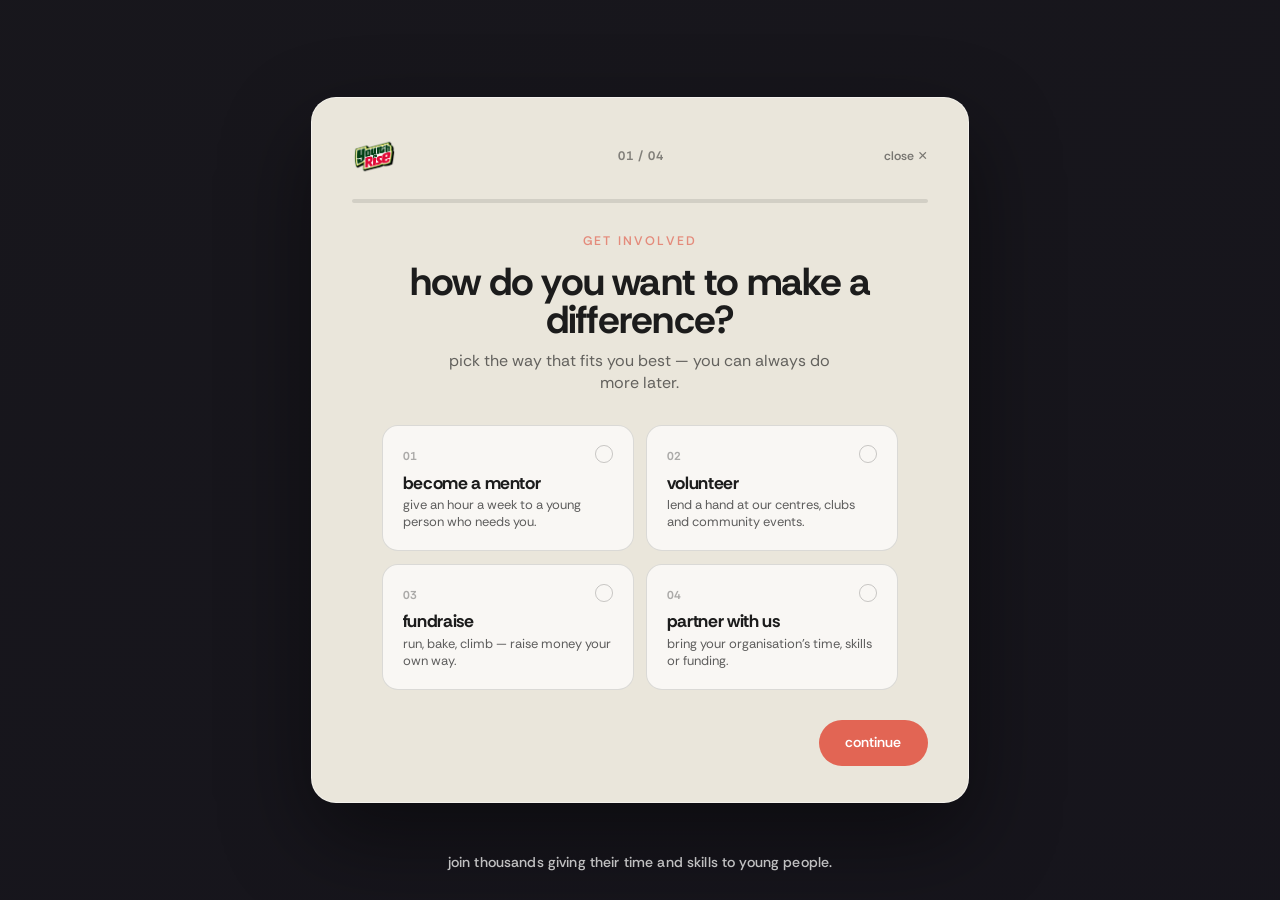
<file: get-involved.html>
<!DOCTYPE html>
<html lang="en">
<head>
  <meta charset="utf-8" />
  <meta name="viewport" content="width=device-width, initial-scale=1" />
  <title>get involved · Youth n Rise</title>
  <link rel="icon" href="assets/media/favicon.ico?v=2" sizes="any" />
  <link rel="icon" type="image/png" sizes="32x32" href="assets/media/favicon-32.png?v=2" />
  <link rel="icon" type="image/png" sizes="16x16" href="assets/media/favicon-16.png?v=2" />
  <link rel="apple-touch-icon" href="assets/media/apple-touch-icon.png?v=2" />
  <meta name="description" content="join Youth n Rise — become a mentor, volunteer, fundraise or partner with us. a few quick steps to start changing a young person's story." />

  <link rel="preconnect" href="https://fonts.googleapis.com" />
  <link rel="preconnect" href="https://fonts.gstatic.com" crossorigin />
  <link href="https://fonts.googleapis.com/css2?family=Rethink+Sans:ital,wght@0,400..800;1,400..800&display=swap" rel="stylesheet" />

  <link rel="stylesheet" href="assets/css/styles.css" />
  <link rel="stylesheet" href="assets/css/onboarding.css" />
</head>
<body>
  <main class="ob">
    <!-- ===== full-bleed video background (swaps per chosen path) ===== -->
    <div class="ob__bg" data-ob-media></div>
    <span class="ob__bg-tint"></span>
    <p class="ob__bgcap" data-cap>join thousands giving their time and skills to young people.</p>

    <!-- ===== floating glass step card ===== -->
    <section class="ob__shell">
      <div class="ob__bar">
        <a class="ob__logo" href="index.html" aria-label="Youth n Rise home">
          <img src="assets/media/youth-n-rise-logo.png" alt="Youth n Rise" />
        </a>
        <span class="ob__count" data-count>01 / 04</span>
        <a class="ob__close" href="index.html">close ✕</a>
      </div>

      <div class="ob__progress"><div class="ob__progress__fill" data-progress></div></div>

      <div class="ob__body">

        <!-- STEP 1 — choose a path -->
        <div class="ob__step is-active" data-step="path">
          <p class="eyebrow">get involved</p>
          <h1 class="lower">how do you want to make a difference?</h1>
          <p class="lead">pick the way that fits you best — you can always do more later.</p>
          <div class="ob__paths">
            <button class="ob__path" data-path="mentor">
              <span class="ob__path__check"></span>
              <span class="ob__path__n">01</span>
              <h3 class="lower">become a mentor</h3>
              <p>give an hour a week to a young person who needs you.</p>
            </button>
            <button class="ob__path" data-path="volunteer">
              <span class="ob__path__check"></span>
              <span class="ob__path__n">02</span>
              <h3 class="lower">volunteer</h3>
              <p>lend a hand at our centres, clubs and community events.</p>
            </button>
            <button class="ob__path" data-path="fundraise">
              <span class="ob__path__check"></span>
              <span class="ob__path__n">03</span>
              <h3 class="lower">fundraise</h3>
              <p>run, bake, climb — raise money your own way.</p>
            </button>
            <button class="ob__path" data-path="partner">
              <span class="ob__path__check"></span>
              <span class="ob__path__n">04</span>
              <h3 class="lower">partner with us</h3>
              <p>bring your organisation's time, skills or funding.</p>
            </button>
          </div>
        </div>

        <!-- STEP 2 — about you -->
        <div class="ob__step" data-step="about">
          <p class="eyebrow">about you</p>
          <h1 class="lower">tell us who you are.</h1>
          <p class="lead">just the basics — we'll only use this to get you started.</p>
          <div class="ob__fields">
            <div class="ob__field" data-field="name">
              <label for="ob-name">first name</label>
              <input id="ob-name" type="text" autocomplete="given-name" placeholder="e.g. amara" />
              <span class="hint">please add your name</span>
            </div>
            <div class="ob__row2">
              <div class="ob__field" data-field="email">
                <label for="ob-email">email</label>
                <input id="ob-email" type="email" autocomplete="email" placeholder="you@email.com" />
                <span class="hint">please add a valid email</span>
              </div>
              <div class="ob__field" data-field="city">
                <label for="ob-city">town or city</label>
                <input id="ob-city" type="text" autocomplete="address-level2" placeholder="e.g. london" />
              </div>
            </div>
          </div>
        </div>

        <!-- STEP 3 — tailor -->
        <div class="ob__step" data-step="tailor">
          <p class="eyebrow" data-tailor-eyebrow>your interests</p>
          <h1 class="lower" data-tailor-title>what would you love to share?</h1>
          <p class="lead" data-tailor-lead>choose anything that sounds like you — it helps us match you well.</p>
          <div class="ob__chips" data-chips>
            <button class="ob__chip" data-chip="confidence">confidence</button>
            <button class="ob__chip" data-chip="careers">careers &amp; work</button>
            <button class="ob__chip" data-chip="education">education</button>
            <button class="ob__chip" data-chip="sport">sport &amp; fitness</button>
            <button class="ob__chip" data-chip="creativity">creativity &amp; arts</button>
            <button class="ob__chip" data-chip="wellbeing">wellbeing</button>
            <button class="ob__chip" data-chip="money">money skills</button>
            <button class="ob__chip" data-chip="tech">tech &amp; digital</button>
          </div>
          <span class="ob__sublabel">when are you usually free?</span>
          <div class="ob__avail" data-avail>
            <button data-avail-opt="weekday-days">weekday daytimes</button>
            <button data-avail-opt="weekday-eves">weekday evenings</button>
            <button data-avail-opt="weekends">weekends</button>
            <button data-avail-opt="flexible">i'm flexible</button>
          </div>
        </div>

        <!-- STEP 4 — done -->
        <div class="ob__step ob__done" data-step="done">
          <p class="eyebrow">you're in</p>
          <h1 class="lower" data-done-title>welcome to the movement.</h1>
          <p class="lead" data-done-lead>thank you for stepping up. a young person's story is about to change because of you.</p>
          <div class="ob__summary" data-summary></div>
          <div class="ob__nav" style="margin-top:2.5rem">
            <a class="btn btn--coral" href="index.html">back to home</a>
            <a class="btn btn--outline" href="index.html#work">explore our work</a>
          </div>
        </div>

      </div>

      <!-- shared nav (hidden on the done step) -->
      <div class="ob__nav" data-nav>
        <button class="ob__back" data-back>← back</button>
        <span class="ob__note" data-note></span>
        <span class="spacer"></span>
        <button class="btn btn--coral" data-next>continue</button>
      </div>
    </section>
  </main>

  <script src="https://cdn.jsdelivr.net/npm/gsap@3.12.5/dist/gsap.min.js"></script>
  <script src="assets/js/onboarding-media.js"></script>
  <script src="assets/js/onboarding.js"></script>
</body>
</html>
</file>
<file: assets/css/styles.css>
/* ============================================================
   happly clone — design system + sections
   Decoded from gethapply.com (GSAP + ScrollTrigger + Lenis + Swiper)
   Fonts: Rethink Sans  ·  Palette: warm cream + coral accent
   ============================================================ */

:root {
  --bg: #fdf9ec;          /* warm cream page bg */
  --bg-soft: #ebe7db;     /* soft beige */
  --bg-cream2: #fcf5e2;
  --ink: #1c1c1c;         /* near-black text */
  --ink-2: #494949;
  --paper: #fff;
  --coral: #e26554;       /* primary accent (happly "red") */

  /* programme accent colors */
  --mentor: #e26554;      /* warm coral */
  --learn: #4f6dc4;       /* blue */
  --belong: #3f9d6e;      /* green */

  --header-h: 8rem;
  --ease-expo: cubic-bezier(0.16, 1, 0.3, 1);
}

/* ---------- reset ---------- */
*, *::before, *::after { box-sizing: border-box; margin: 0; padding: 0; border: 0; }
article, aside, figure, footer, header, nav, section, main { display: block; }
ul, ol, li { list-style: none; }
a { color: currentColor; text-decoration: none; display: inline-block; }
img, video, svg { display: block; width: 100%; }
button { background: none; cursor: pointer; font: inherit; color: inherit; }
input, textarea { width: 100%; background: transparent; border: none; font: inherit; color: inherit; }

/* ---------- vw-based rem (matches happly's fluid scaling) ---------- */
html {
  font-size: 2.5641vw;             /* mobile: 1rem ≈ 10px @ 390 */
  background: var(--bg);
  color: var(--ink);
  -webkit-font-smoothing: antialiased;
  -moz-osx-font-smoothing: grayscale;
  scrollbar-width: none;
}
html::-webkit-scrollbar { display: none; }
@media (min-width: 576px) { html { font-size: 1.30208vw; } }   /* ≈10px @ 768 */
@media (min-width: 1024px) { html { font-size: 0.69444vw; overscroll-behavior: none; } } /* ≈10px @ 1440 */

body {
  font-family: "Rethink Sans", system-ui, sans-serif;
  font-size: 1.7rem;
  line-height: 1.4;
  background: var(--bg);
  overflow-x: hidden;
}
html.lenis, html.lenis body { height: auto; }
.lenis.lenis-smooth { scroll-behavior: auto !important; }
html.menu-open { overflow: hidden; }

/* ---------- type helpers ---------- */
h1, h2, h3 { font-weight: 700; line-height: 0.95; letter-spacing: -0.02em; }
.display { font-size: clamp(5rem, 11vw, 16rem); font-weight: 700; line-height: 0.86; letter-spacing: -0.03em; }
.eyebrow { font-size: 1.4rem; text-transform: uppercase; letter-spacing: 0.18em; font-weight: 600; opacity: 0.7; }
.lower { text-transform: lowercase; }

.wrap { width: 100%; max-width: 162rem; margin: 0 auto; padding: 0 4rem; }
@media (max-width: 1023px) { .wrap { padding: 0 2.4rem; } }

/* ============================================================
   BUTTONS — happly's expanding-circle solid button
   ============================================================ */
.btn {
  position: relative;
  display: inline-flex;
  align-items: center;
  justify-content: center;
  height: 5.2rem;
  padding: 0 3rem;
  border-radius: 5rem;
  font-size: 1.6rem;
  font-weight: 600;
  overflow: hidden;
  isolation: isolate;
  background: var(--ink);
  color: var(--bg);
  transition: color 0.4s var(--ease-expo);
}
.btn::after {
  content: "";
  position: absolute;
  z-index: -1;
  left: 50%;
  top: 100%;
  width: 120%;
  aspect-ratio: 1/1;
  transform: translate(-50%, 0) scale(0);
  border-radius: 50%;
  background: var(--coral);
  transition: transform 0.55s var(--ease-expo);
}
.btn:hover::after { transform: translate(-50%, -50%) scale(1.4); }
.btn:hover { color: #fff; }
.btn--light { background: #fff; color: var(--ink); }
.btn--light:hover { color: #fff; }
.btn--coral { background: var(--coral); color: #fff; }
.btn--coral::after { background: var(--ink); }
.btn--outline { background: transparent; border: 1.5px solid currentColor; color: inherit; }
.btn--outline::after { background: var(--ink); }
.btn--outline:hover { color: var(--bg); }
.btn--lg { height: 6rem; padding: 0 4rem; font-size: 1.8rem; }

/* ============================================================
   HEADER + ANNOUNCEMENT
   ============================================================ */
.c-announc {
  background: var(--ink);
  color: var(--bg);
  text-align: center;
  font-size: 1.35rem;
  letter-spacing: 0.04em;
  height: 4rem;
  display: flex;
  align-items: center;
  justify-content: center;
  position: fixed;
  top: 0; left: 0; right: 0;
  z-index: 60;
  overflow: hidden;
}
.c-announc__track { display: flex; gap: 8rem; white-space: nowrap; animation: announc 22s linear infinite; }
.c-announc__track span { display: inline-flex; gap: 8rem; }
@keyframes announc { to { transform: translateX(-50%); } }

.header {
  position: fixed;
  top: 4rem; left: 0; right: 0;
  z-index: 50;
  height: var(--header-h);
  display: flex;
  align-items: center;
  transition: background 0.4s ease, color 0.4s ease;
  will-change: transform;
}
/* once the header has its own background, match it to the section type so the
   text/icon stays readable (white on dark, ink on cream) */
.header.anim[data-color="light"] { background: var(--bg); box-shadow: 0 1px 0 rgba(0,0,0,0.06); }
.header.anim[data-color="dark"] { background: var(--ink); }
.header[data-color="dark"] { color: #fff; }
.header[data-color="light"] { color: var(--ink); }
.header__inner { display: flex; align-items: center; justify-content: space-between; width: 100%; }
.header__logo { height: 5.4rem; flex: none; transition: transform 0.3s ease; transform-origin: left center; }
.header__logo img { width: auto; height: 100%; display: block; }

.header__nav { display: flex; gap: 3.4rem; }
.header__nav__link { font-size: 1.8rem; font-weight: 700; text-transform: capitalize; position: relative; padding: 0.5rem 0; }
.header__nav__link::after {
  content: ""; position: absolute; left: 0; bottom: 0; width: 100%; height: 1.5px;
  background: currentColor; transform: scaleX(0); transform-origin: left; transition: transform 0.4s var(--ease-expo);
}
.header__nav__link:hover::after, .header__nav__link.active::after { transform: scaleX(1); }
.header__actions { display: flex; align-items: center; gap: 2rem; }
.header__cart { position: relative; display: flex; align-items: center; gap: 0.8rem; font-weight: 500; font-size: 1.5rem; }
.header__cart__count {
  min-width: 2rem; height: 2rem; padding: 0 0.6rem; border-radius: 2rem;
  background: var(--coral); color: #fff; font-size: 1.2rem; font-weight: 600;
  display: inline-flex; align-items: center; justify-content: center;
}
.c-burger { display: none; width: 3rem; height: 2.4rem; flex-direction: column; justify-content: center; gap: 0.6rem; position: relative; z-index: 60; }
.c-burger span { display: block; width: 100%; height: 2px; border-radius: 2px; background: currentColor; transform-origin: center; transition: transform 0.4s var(--ease-expo), opacity 0.3s ease; }
@media (max-width: 1023px) {
  .header__nav { display: none; }   /* desktop inline nav hidden on mobile */
  .c-burger { display: flex; }
  .header__logo { height: 4.6rem; }

  html.menu-open .header { color: var(--ink); }   /* burger X dark over the cream panel */
  html.menu-open .c-burger span:nth-child(1) { transform: translateY(0.8rem) rotate(45deg); }
  html.menu-open .c-burger span:nth-child(2) { opacity: 0; }
  html.menu-open .c-burger span:nth-child(3) { transform: translateY(-0.8rem) rotate(-45deg); }
}

/* mobile menu — body-level overlay (outside the header's transform context,
   so it covers the full screen and the logo never overlaps the links) */
.mobile-menu {
  position: fixed; inset: 0; z-index: 45;
  display: flex; flex-direction: column; justify-content: center;
  padding: 14rem 3rem 4rem; background: var(--bg);
  transform: translateX(100%); opacity: 0; pointer-events: none;
  transition: transform 0.55s var(--ease-expo), opacity 0.35s ease;
}
html.menu-open .mobile-menu { transform: translateX(0); opacity: 1; pointer-events: auto; }
.mobile-menu__nav { display: flex; flex-direction: column; align-items: flex-start; gap: 0.4rem; }
.mobile-menu__nav a:not(.btn) { font-size: 4rem; font-weight: 700; text-transform: capitalize; padding: 1.2rem 0; color: var(--ink); }
.mobile-menu__nav .btn { margin-top: 2.6rem; }
@media (min-width: 1024px) { .mobile-menu { display: none; } }

/* dropdown mega menu */
.header__dropdowns {
  position: absolute; top: 100%; left: 0; right: 0;
  background: var(--bg); overflow: hidden; height: 0;
}
.header__dropdowns__inner { padding: 4rem; display: grid; grid-template-columns: repeat(3, 1fr); gap: 3rem; }
.header.open .header__dropdowns { box-shadow: 0 20px 40px rgba(0,0,0,0.08); }

/* ============================================================
   HERO
   ============================================================ */
.b-hero {
  position: relative;
  height: 100svh;
  min-height: 60rem;
  overflow: hidden;
  background: var(--ink);
}
.b-hero__image {
  position: absolute; inset: -10% 0 0 0;
  height: 120%;
  will-change: transform;
}
.b-hero__image video, .b-hero__image img { width: 100%; height: 100%; object-fit: cover; }
.b-hero::after {
  content: ""; position: absolute; inset: 0;
  background: linear-gradient(180deg, rgba(0,0,0,0.35) 0%, rgba(0,0,0,0) 35%, rgba(0,0,0,0.55) 100%);
}
.b-hero__content {
  position: absolute; inset: 0; z-index: 2;
  display: flex; flex-direction: column; justify-content: flex-end;
  padding: calc(var(--header-h) + 5rem) 4rem 7rem;
  color: #fff;
}
.b-hero__eyebrow { color: #fff; margin-bottom: 2rem; }
.b-hero__title { font-size: clamp(3.6rem, 6.4vw, 8rem); line-height: 0.92; max-width: 16ch; }
.b-hero__title em { font-style: normal; color: var(--coral); }
.b-hero__row { display: flex; align-items: flex-end; justify-content: space-between; gap: 3rem; margin-top: 3.5rem; flex-wrap: wrap; }
.b-hero__sub { max-width: 42rem; font-size: 1.8rem; opacity: 0.9; }
.b-hero__actions { display: flex; gap: 1.4rem; flex-wrap: wrap; }
.b-hero__scroll { display: flex; align-items: center; gap: 1rem; font-size: 1.3rem; text-transform: uppercase; letter-spacing: 0.2em; }
.b-hero__scroll i { width: 1px; height: 4rem; background: #fff; display: block; transform-origin: top; animation: scrolltip 1.8s ease-in-out infinite; }
@keyframes scrolltip { 0%,100% { transform: scaleY(0.2); opacity: 0.4; } 50% { transform: scaleY(1); opacity: 1; } }

@media (max-width: 1023px) {
  .b-hero__content { padding: 4rem 2.4rem 5rem; }
  .b-hero__row { flex-direction: column; align-items: flex-start; gap: 2.4rem; }
  .b-hero__actions { width: 100%; }
}

/* mobile hero — keep content clear of the fixed header, shrink the title to fit */
@media (max-width: 767px) {
  .b-hero { min-height: 100svh; }
  .b-hero__content {
    justify-content: flex-end;
    padding: calc(var(--header-h) + 4.5rem) 2.4rem 4.5rem;
  }
  .b-hero__eyebrow { font-size: 1.2rem; margin-bottom: 1.4rem; }
  .b-hero__title { font-size: clamp(3.4rem, 9.5vw, 5.2rem); line-height: 0.98; max-width: 100%; }
  .b-hero__sub { font-size: 1.6rem; max-width: 100%; }
  .b-hero__row { margin-top: 2.8rem; }
  .b-hero__actions { gap: 1.2rem; }
  .b-hero__actions .btn { flex: 1; padding: 0 2rem; }
  .b-hero__scroll { display: none; }
  .header__donate { display: none; } /* hide donate button on mobile */
}

/* ============================================================
   SHOWCASE — sticky-stacked clip-path reveal
   ============================================================ */
.b-showcase { position: relative; background: var(--bg); height: 100svh; }
.b-showcase__item {
  position: absolute;
  inset: 0;
  width: 100%;
  height: 100svh;
  overflow: hidden;
  will-change: clip-path;
  clip-path: inset(0% 0% 0% 0%);
}
.b-showcase__item__media { position: absolute; inset: 0; z-index: 0; }
.b-showcase__item__media img, .b-showcase__item__media video { width: 100%; height: 100%; object-fit: cover; }
.b-showcase__item__media::after { content: ""; position: absolute; inset: 0; background: linear-gradient(180deg, rgba(0,0,0,0.3), rgba(0,0,0,0.05) 30%, rgba(0,0,0,0.6)); }
.b-showcase__item[data-mood="mentor"] .tint { background: var(--mentor); }
.b-showcase__item[data-mood="learn"] .tint { background: var(--learn); }
.b-showcase__item[data-mood="belong"] .tint { background: var(--belong); }
.b-showcase__item__media .tint { position: absolute; inset: 0; mix-blend-mode: soft-light; opacity: 0.55; z-index: 1; }

.b-showcase__item__topbar {
  position: absolute; top: 0; left: 0; right: 0; z-index: 3;
  display: flex; align-items: center; justify-content: space-between;
  padding: 11rem 4rem 2rem;
  color: #fff;
}
.b-showcase__item__topbar h2 { font-size: clamp(4rem, 8vw, 11rem); line-height: 0.85; }
.b-showcase__item__index { font-size: 1.5rem; font-weight: 600; letter-spacing: 0.1em; opacity: 0.85; }

.b-showcase__item__content {
  position: absolute; z-index: 3; bottom: 0; left: 0; right: 0;
  display: grid; grid-template-columns: 1.2fr 1fr; gap: 4rem; align-items: end;
  padding: 4rem; color: #fff;
}
.b-showcase__item__desc { font-size: 2rem; max-width: 44rem; opacity: 0.95; }
.b-showcase__item__info { display: flex; flex-direction: column; gap: 1.6rem; }
.b-showcase__item__chips { display: flex; gap: 1rem; flex-wrap: wrap; }
.b-showcase__item__chip { padding: 0.8rem 1.6rem; border: 1px solid rgba(255,255,255,0.5); border-radius: 5rem; font-size: 1.4rem; backdrop-filter: blur(6px); }
.b-showcase__item__actions { display: flex; gap: 1.4rem; align-items: center; }
.b-showcase__item__price { font-size: 2rem; font-weight: 700; }

@media (max-width: 1023px) {
  .b-showcase__item__topbar { padding: 9rem 2.4rem 2rem; }
  .b-showcase__item__content { grid-template-columns: 1fr; gap: 2rem; padding: 2.4rem; }
  .b-showcase__item__desc { font-size: 1.6rem; }
}

/* ============================================================
   WHY / INDEX
   ============================================================ */
.b-why { background: var(--coral); color: #fff; padding: 14rem 0; }
.b-why__head { max-width: 70rem; margin-bottom: 7rem; }
.b-why__head h2 { font-size: clamp(3.6rem, 5.5vw, 7rem); margin-bottom: 2rem; }
.b-why__head p { font-size: 2rem; opacity: 0.9; }
.b-why__grid { display: grid; grid-template-columns: repeat(3, 1fr); gap: 1px; background: rgba(255,255,255,0.25); border: 1px solid rgba(255,255,255,0.25); border-radius: 2rem; overflow: hidden; }
.b-why__cell { background: var(--coral); padding: 4rem 3rem; }
.b-why__cell .num { font-size: 1.4rem; opacity: 0.7; font-weight: 600; margin-bottom: 3rem; }
.b-why__cell h3 { font-size: 2.6rem; margin-bottom: 1.2rem; }
.b-why__cell p { font-size: 1.6rem; opacity: 0.9; }
@media (max-width: 1023px) { .b-why { padding: 9rem 0; } .b-why__grid { grid-template-columns: 1fr; } }

/* ============================================================
   CTA band
   ============================================================ */
.b-cta { background: var(--ink); color: var(--bg); padding: 16rem 0; text-align: center; }
.b-cta h2 { font-size: clamp(4rem, 8vw, 11rem); margin-bottom: 3rem; }
.b-cta h2 em { font-style: normal; color: var(--coral); }
.b-cta p { font-size: 2rem; opacity: 0.8; max-width: 50rem; margin: 0 auto 4rem; }

/* ============================================================
   MARQUEE — scroll-driven horizontal heading
   ============================================================ */
.b-marquee { background: var(--bg); padding: 9rem 0; overflow: hidden; }
.b-marquee__heading { white-space: nowrap; overflow: hidden; }
.b-marquee__heading span {
  display: inline-block; white-space: nowrap;
  font-size: clamp(8rem, 17vw, 26rem); font-weight: 700; letter-spacing: -0.03em; line-height: 1;
  will-change: transform;
}
.b-marquee__heading span em { font-style: normal; -webkit-text-stroke: 2px var(--ink); color: transparent; }

/* ============================================================
   CARDS — feature grid
   ============================================================ */
.b-cards { background: var(--bg-soft); padding: 12rem 0; }
.b-cards__grid { display: grid; grid-template-columns: repeat(2, 1fr); gap: 2rem; }
.b-cards__card { position: relative; border-radius: 2.4rem; overflow: hidden; min-height: 50rem; display: flex; align-items: flex-end; color: #fff; }
.b-cards__card img { position: absolute; inset: 0; height: 100%; object-fit: cover; transition: transform 0.8s var(--ease-expo); }
.b-cards__card:hover img { transform: scale(1.06); }
.b-cards__card::after { content: ""; position: absolute; inset: 0; background: linear-gradient(180deg, rgba(0,0,0,0.1), rgba(0,0,0,0.7)); }
.b-cards__card__body { position: relative; z-index: 2; padding: 4rem; }
.b-cards__card__body .eyebrow { color: #fff; margin-bottom: 1.6rem; }
.b-cards__card__body h3 { font-size: 3.4rem; margin-bottom: 1.2rem; }
.b-cards__card__body p { font-size: 1.7rem; opacity: 0.9; max-width: 42rem; margin-bottom: 2.4rem; }
@media (max-width: 1023px) { .b-cards { padding: 8rem 0; } .b-cards__grid { grid-template-columns: 1fr; } .b-cards__card { min-height: 42rem; } }

/* ============================================================
   CTA-SUBS — subscription, video bg, dark
   ============================================================ */
.b-cta-subs { position: relative; padding: 16rem 0; color: #fff; overflow: hidden; background: var(--ink); }
.b-cta-subs__bg { position: absolute; inset: 0; z-index: 0; }
.b-cta-subs__bg video, .b-cta-subs__bg img { width: 100%; height: 100%; object-fit: cover; opacity: 0.55; }
.b-cta-subs__bg::after { content: ""; position: absolute; inset: 0; background: rgba(15,15,20,0.4); }
.b-cta-subs .wrap { position: relative; z-index: 2; }
.b-cta-subs__head { max-width: 64rem; margin-bottom: 6rem; }
.b-cta-subs__head h2 { font-size: clamp(3.6rem, 6vw, 8rem); margin-bottom: 2rem; }
.b-cta-subs__head p { font-size: 2rem; opacity: 0.85; }
.b-cta-subs__perks { display: grid; grid-template-columns: repeat(3, 1fr); gap: 2rem; margin-bottom: 5rem; }
.b-cta-subs__perk { padding: 3rem; border: 1px solid rgba(255,255,255,0.2); border-radius: 1.8rem; background: rgba(255,255,255,0.05); backdrop-filter: blur(8px); }
.b-cta-subs__perk h3 { font-size: 2rem; margin-bottom: 1rem; }
.b-cta-subs__perk p { font-size: 1.5rem; opacity: 0.8; }
@media (max-width: 1023px) { .b-cta-subs { padding: 9rem 0; } .b-cta-subs__perks { grid-template-columns: 1fr; } }

/* ============================================================
   TESTIMONIALS — rotating, image expands from center
   ============================================================ */
.b-testimonials { position: relative; height: 100svh; min-height: 60rem; overflow: hidden; background: var(--ink); color: #fff; }
.b-testimonials__images { position: absolute; inset: 0; z-index: 0; display: flex; align-items: center; justify-content: center; }
.b-testimonials__image {
  position: absolute; inset: 0; margin: auto;
  width: 0; height: 100%;
  overflow: hidden; opacity: 0;
}
.b-testimonials__image.active { opacity: 1; }
.b-testimonials__image img { width: 100vw; height: 100%; object-fit: cover; }
.b-testimonials__image::after { content: ""; position: absolute; inset: 0; background: rgba(0,0,0,0.45); }

.b-testimonials__content { position: relative; z-index: 2; height: 100%; display: flex; flex-direction: column; justify-content: center; align-items: center; text-align: center; padding: 0 4rem; }
.b-testimonials__item { position: absolute; opacity: 0; transform: translateY(2rem); transition: opacity 0.6s ease, transform 0.6s ease; pointer-events: none; max-width: 90rem; }
.b-testimonials__item.active { opacity: 1; transform: none; }
.b-testimonials__quote { font-size: clamp(2.6rem, 4vw, 5.2rem); font-weight: 600; line-height: 1.1; letter-spacing: -0.02em; margin-bottom: 3rem; }
.b-testimonials__who { font-size: 1.6rem; opacity: 0.85; letter-spacing: 0.04em; }
.b-testimonials__pagination { position: absolute; bottom: 5rem; left: 50%; transform: translateX(-50%); z-index: 3; display: flex; gap: 1.2rem; }
.b-testimonials__bullet {
  --width: 0%; --opacity: 1;
  position: relative; width: 6rem; height: 3px; border-radius: 3px;
  background: rgba(255,255,255,0.3); overflow: hidden; opacity: var(--opacity);
}
.b-testimonials__bullet::after { content: ""; position: absolute; inset: 0; width: var(--width); background: #fff; border-radius: 3px; }

/* ============================================================
   CTA-IMAGES — scattered photos fly in
   ============================================================ */
.b-ctaimages { position: relative; height: 110svh; min-height: 70rem; background: var(--bg-cream2); overflow: hidden; display: flex; align-items: center; justify-content: center; }
.b-ctaimages__scatter { position: absolute; inset: 0; z-index: 0; }
.b-ctaimages__image {
  position: absolute; border-radius: 1.4rem; overflow: hidden;
  box-shadow: 0 2rem 4rem rgba(0,0,0,0.18); will-change: transform;
}
.b-ctaimages__image img { width: 100%; height: 100%; object-fit: cover; }
.b-ctaimages__content { position: relative; z-index: 5; text-align: center; max-width: 60rem; }
.b-ctaimages__content h2 { font-size: clamp(4rem, 8vw, 11rem); margin-bottom: 2.5rem; }
.b-ctaimages__content h2 em { font-style: normal; color: var(--coral); }
.b-ctaimages__content p { font-size: 2rem; opacity: 0.8; margin-bottom: 3.5rem; }

/* ============================================================
   STORY — scroll-drawn line (one-line scrollytelling)
   ============================================================ */
.b-story { position: relative; background: var(--bg-cream2); overflow: hidden; padding: 13rem 0 15rem; }
.b-story__svg-wrap { position: absolute; inset: 0; z-index: 0; pointer-events: none; }
.b-story__svg { width: 100%; height: 100%; display: block; overflow: visible; }
.b-story__svg path { fill: none; stroke-linecap: round; stroke-linejoin: round; }
#story-guide { stroke: rgba(28,28,28,0.09); stroke-width: 3; }
#story-trail { stroke: var(--coral); stroke-width: 4; }
#story-dot { stroke: var(--coral); stroke-width: 17; filter: drop-shadow(0 0 8px rgba(226,101,84,0.5)); }

.b-story__inner { position: relative; z-index: 1; max-width: 112rem; margin: 0 auto; padding: 0 4rem; }
.b-story__intro { text-align: center; max-width: 62rem; margin: 0 auto 4rem; }
.b-story__intro .eyebrow { color: var(--coral); margin-bottom: 1.6rem; }
.b-story__intro h2 { font-size: clamp(3.2rem, 5vw, 6rem); line-height: 0.98; }

.b-story__beat { min-height: 64vh; display: flex; align-items: center; }
.b-story__beat[data-side="right"] { justify-content: flex-end; }
.b-story__beat[data-side="left"] { justify-content: flex-start; }
.b-story__card { width: 42rem; max-width: 100%; }
.b-story__beat__media { aspect-ratio: 4/3; border-radius: 2.2rem; overflow: hidden; box-shadow: 0 2.4rem 5rem rgba(0,0,0,0.14); margin-bottom: 2.4rem; background: var(--bg-soft); }
.b-story__beat__media img { width: 100%; height: 100%; object-fit: cover; }
.b-story__beat__n { font-size: 1.4rem; font-weight: 700; color: var(--coral); letter-spacing: 0.12em; }
.b-story__beat__text, .b-story__card h3 { }
.b-story__card h3 { font-size: 3.2rem; margin: 0.8rem 0 1rem; }
.b-story__card p { font-size: 1.8rem; opacity: 0.7; }

.b-story__end { text-align: center; margin-top: 6rem; }
.b-story__end .eyebrow { color: var(--coral); margin-bottom: 1.6rem; }
.b-story__end h2 { font-size: clamp(4rem, 8vw, 10rem); margin-bottom: 3rem; }
.b-story__end h2 em { font-style: normal; color: var(--coral); }

@media (max-width: 767px) {
  .b-story { padding: 8rem 0 9rem; }
  .b-story__beat { min-height: 56vh; justify-content: center !important; }
  .b-story__card { width: 100%; text-align: center; }
  .b-story__card p { margin: 0 auto; }
  #story-dot { stroke-width: 14; }
}

/* ============================================================
   FOOTER
   ============================================================ */
.footer { position: relative; background: var(--ink); color: var(--bg); padding: 10rem 0 4rem; z-index: 1; overflow: hidden; }
.footer__top { display: grid; grid-template-columns: 1.6fr 1fr 1fr; gap: 4rem; padding-bottom: 8rem; border-bottom: 1px solid rgba(255,255,255,0.15); }
.footer__logo { width: auto; height: 8rem; margin-bottom: 2.4rem; }
.footer__brand h2 { font-size: 4.6rem; margin-bottom: 2rem; }
.footer__brand p { font-size: 1.6rem; opacity: 0.7; max-width: 34rem; }
.footer__newsletter { display: flex; gap: 1rem; margin-top: 3rem; max-width: 36rem; border-bottom: 1px solid rgba(255,255,255,0.3); padding-bottom: 1rem; }
.footer__newsletter input { font-size: 1.6rem; }
.footer__newsletter input::placeholder { color: rgba(255,255,255,0.5); }
.footer__newsletter button { font-weight: 600; white-space: nowrap; }
.footer__col h4 { font-size: 1.4rem; text-transform: uppercase; letter-spacing: 0.14em; opacity: 0.6; margin-bottom: 2rem; }
.footer__col a { font-size: 1.7rem; display: block; padding: 0.6rem 0; opacity: 0.85; transition: opacity 0.3s, transform 0.3s; }
.footer__col a:hover { opacity: 1; transform: translateX(0.4rem); }
/* subtle designed-by credit */
.footer__credit { margin-top: 3.5rem; text-align: center; }
.footer__credit a { display: inline-block; font-size: 1.25rem; letter-spacing: 0.06em; opacity: 0.35; transition: opacity 0.3s ease; transform-origin: center; }
.footer__credit a:hover { opacity: 0.8; animation: jiggle 0.45s ease-in-out infinite; }
@keyframes jiggle {
  0%, 100% { transform: rotate(0deg) translate(0, 0); }
  20% { transform: rotate(-3deg) translate(-1px, -1px); }
  40% { transform: rotate(2.5deg) translate(1px, 1px); }
  60% { transform: rotate(-2deg) translate(-1px, 0); }
  80% { transform: rotate(1.5deg) translate(1px, -1px); }
}
.footer__bottom { display: flex; justify-content: space-between; align-items: center; padding-top: 3rem; font-size: 1.4rem; opacity: 0.6; flex-wrap: wrap; gap: 1rem; }
.footer__mega { font-size: clamp(3.6rem, 12vw, 17rem); font-weight: 700; line-height: 0.8; letter-spacing: -0.03em; text-align: center; padding: 6rem 0 0; opacity: 0.08; white-space: nowrap; }
@media (max-width: 1023px) {
  .footer { padding: 7rem 0 3rem; }
  .footer__top { grid-template-columns: 1fr 1fr; gap: 3.4rem 2rem; padding-bottom: 4rem; }
  .footer__brand { grid-column: 1 / -1; }            /* brand spans the full width on top */
  .footer__logo { height: 5.4rem; margin-bottom: 1.6rem; }
  .footer__brand p { font-size: 1.4rem; max-width: 40rem; }
  .footer__newsletter { max-width: 34rem; margin-top: 2.2rem; }
  .footer__newsletter input { font-size: 1.4rem; }
  .footer__col h4 { font-size: 1.15rem; margin-bottom: 1rem; }
  .footer__col a { font-size: 1.45rem; padding: 0.45rem 0; }
  .footer__credit { margin-top: 2.6rem; }
  .footer__credit a { font-size: 1.15rem; }
}

/* ---------- reveal helper ---------- */
[data-reveal] { opacity: 0; transform: translateY(3rem); }

@media (prefers-reduced-motion: reduce) {
  * { animation: none !important; }
}
</file>
<file: assets/css/onboarding.css>
/* ============================================================
   Youth n Rise — "get involved" onboarding (IMMERSIVE)
   Full-bleed video background + floating glass step card.
   Reuses styles.css design system (vars, buttons, Rethink Sans).
   ============================================================ */

.ob {
  position: relative;
  min-height: 100svh;
  display: flex;
  align-items: center;
  justify-content: center;
  padding: 4rem 2rem;
  overflow: hidden;
  background: var(--ink);
}

/* full-bleed background media (swaps per chosen path) */
.ob__bg { position: absolute; inset: 0; z-index: 0; }
.ob__bg video, .ob__bg img { width: 100%; height: 100%; object-fit: cover; }
.ob__bg-tint {
  position: absolute; inset: 0; z-index: 1;
  background: linear-gradient(155deg, rgba(20,18,28,0.55) 0%, rgba(20,18,28,0.72) 100%);
}
.ob__bgcap {
  position: absolute; bottom: 3rem; left: 0; right: 0; z-index: 2;
  text-align: center; padding: 0 3rem;
  color: rgba(255,255,255,0.85); font-size: 1.6rem; font-weight: 500; letter-spacing: 0.01em;
}

/* floating glass card */
.ob__shell {
  position: relative; z-index: 3;
  width: 100%; max-width: 74rem;
  max-height: calc(100svh - 7rem);
  overflow-y: auto;
  display: flex; flex-direction: column;
  padding: 4.5rem 4.5rem 4rem;
  background: rgba(253, 249, 236, 0.92);
  backdrop-filter: blur(26px) saturate(1.1);
  -webkit-backdrop-filter: blur(26px) saturate(1.1);
  border: 1px solid rgba(255,255,255,0.45);
  border-radius: 2.8rem;
  box-shadow: 0 4rem 10rem rgba(0,0,0,0.45);
}
.ob__shell::-webkit-scrollbar { display: none; }

.ob__bar { display: flex; align-items: center; justify-content: space-between; gap: 2rem; }
.ob__logo { height: 4.2rem; flex: none; }
.ob__logo img { width: auto; height: 100%; display: block; }
.ob__count { font-size: 1.4rem; font-weight: 700; letter-spacing: 0.08em; opacity: 0.5; }
.ob__close { font-size: 1.4rem; font-weight: 600; opacity: 0.55; transition: opacity 0.3s; }
.ob__close:hover { opacity: 1; }

.ob__progress { height: 4px; border-radius: 4px; background: rgba(0,0,0,0.1); overflow: hidden; margin: 2.6rem 0 0; }
.ob__progress__fill { height: 100%; width: 0; border-radius: 4px; background: var(--coral); }

.ob__body { flex: 1; display: flex; flex-direction: column; justify-content: center; padding: 3.4rem 0; text-align: center; }
.ob__step { display: none; }
.ob__step.is-active { display: block; }
.ob__step .eyebrow { color: var(--coral); margin-bottom: 1.4rem; }
.ob__step h1 { font-size: clamp(2.8rem, 3.6vw, 4.4rem); line-height: 0.98; margin-bottom: 1.2rem; }
.ob__step .lead { font-size: 1.8rem; opacity: 0.65; max-width: 46rem; margin: 0 auto 3.4rem; }

/* path cards */
.ob__paths { display: grid; grid-template-columns: 1fr 1fr; gap: 1.4rem; max-width: 58rem; margin: 0 auto; }
.ob__path {
  position: relative; text-align: left; cursor: pointer;
  background: rgba(255,255,255,0.7); border: 1.5px solid rgba(0,0,0,0.12);
  border-radius: 1.8rem; padding: 2.2rem;
  transition: border-color 0.3s, transform 0.3s var(--ease-expo), background 0.3s;
}
.ob__path:hover { transform: translateY(-3px); border-color: rgba(0,0,0,0.3); background: #fff; }
.ob__path.is-selected { border-color: var(--coral); background: #fff; box-shadow: inset 0 0 0 1.5px var(--coral); }
.ob__path__n { font-size: 1.3rem; font-weight: 700; opacity: 0.35; }
.ob__path h3 { font-size: 2rem; margin: 0.9rem 0 0.5rem; }
.ob__path p { font-size: 1.45rem; opacity: 0.7; line-height: 1.35; }
.ob__path__check {
  position: absolute; top: 2.2rem; right: 2.2rem; width: 2rem; height: 2rem; border-radius: 50%;
  border: 1.5px solid rgba(0,0,0,0.2); transition: 0.3s;
}
.ob__path.is-selected .ob__path__check { background: var(--coral); border-color: var(--coral); box-shadow: inset 0 0 0 3px #fff; }

/* fields */
.ob__fields { display: grid; gap: 2.6rem; max-width: 46rem; margin: 0 auto; text-align: left; }
.ob__row2 { display: grid; grid-template-columns: 1fr 1fr; gap: 2.6rem; }
.ob__field label { display: block; font-size: 1.4rem; font-weight: 600; margin-bottom: 0.9rem; }
.ob__field input, .ob__field select {
  font-size: 1.8rem; padding: 0.8rem 0; border-bottom: 1.5px solid rgba(0,0,0,0.2);
  transition: border-color 0.3s; border-radius: 0; background: transparent;
}
.ob__field input::placeholder { color: rgba(0,0,0,0.3); }
.ob__field input:focus, .ob__field select:focus { border-color: var(--coral); outline: none; }
.ob__field .hint { display: none; font-size: 1.3rem; color: #cc3a2b; margin-top: 0.7rem; }
.ob__field.error input { border-color: #cc3a2b; }
.ob__field.error .hint { display: block; }

/* chips + availability */
.ob__chips { display: flex; flex-wrap: wrap; justify-content: center; gap: 1rem; max-width: 56rem; margin: 0 auto 3.2rem; }
.ob__chip {
  padding: 1.05rem 1.9rem; border-radius: 5rem; font-size: 1.5rem; cursor: pointer;
  border: 1.5px solid rgba(0,0,0,0.18); transition: 0.25s;
}
.ob__chip:hover { border-color: rgba(0,0,0,0.45); }
.ob__chip.is-on { background: var(--ink); color: var(--bg); border-color: var(--ink); }
.ob__sublabel { display: block; font-size: 1.4rem; font-weight: 600; margin-bottom: 1.2rem; }
.ob__avail { display: flex; flex-wrap: wrap; justify-content: center; gap: 1rem; }
.ob__avail button {
  padding: 1.05rem 1.9rem; border-radius: 5rem; font-size: 1.5rem; cursor: pointer;
  border: 1.5px solid rgba(0,0,0,0.18); transition: 0.25s;
}
.ob__avail button:hover { border-color: rgba(0,0,0,0.45); }
.ob__avail button.is-on { background: var(--coral); color: #fff; border-color: var(--coral); }

/* nav */
.ob__nav { display: flex; align-items: center; gap: 1.6rem; }
.ob__nav .spacer { flex: 1; }
.ob__back { font-size: 1.6rem; font-weight: 600; opacity: 0.65; transition: opacity 0.3s; }
.ob__back:hover { opacity: 1; }
.ob__note { font-size: 1.4rem; color: #cc3a2b; opacity: 0; transition: opacity 0.3s; }
.ob__note.show { opacity: 1; }

/* done */
.ob__summary {
  background: rgba(255,255,255,0.7); border: 1.5px solid rgba(0,0,0,0.1); border-radius: 1.8rem;
  padding: 2.4rem; max-width: 46rem; margin: 0 auto 1rem; display: grid; gap: 1.4rem; text-align: left;
}
.ob__summary__row { display: flex; justify-content: space-between; gap: 2rem; font-size: 1.6rem; }
.ob__summary__row span:first-child { opacity: 0.55; }
.ob__summary__row span:last-child { font-weight: 600; text-align: right; }
.ob__done .ob__nav { justify-content: center; }

/* ---------- responsive ---------- */
@media (max-width: 767px) {
  .ob { padding: 2rem 1.4rem; }
  .ob__shell { padding: 3rem 2.2rem; border-radius: 2.2rem; max-height: calc(100svh - 3rem); }
  .ob__body { padding: 2.6rem 0; }
  .ob__paths { grid-template-columns: 1fr; max-width: 100%; }
  .ob__row2 { grid-template-columns: 1fr; }
  .ob__bgcap { display: none; }
  .ob__nav .btn { flex: 1; }
}

@media (prefers-reduced-motion: reduce) { * { animation: none !important; } }
</file>
